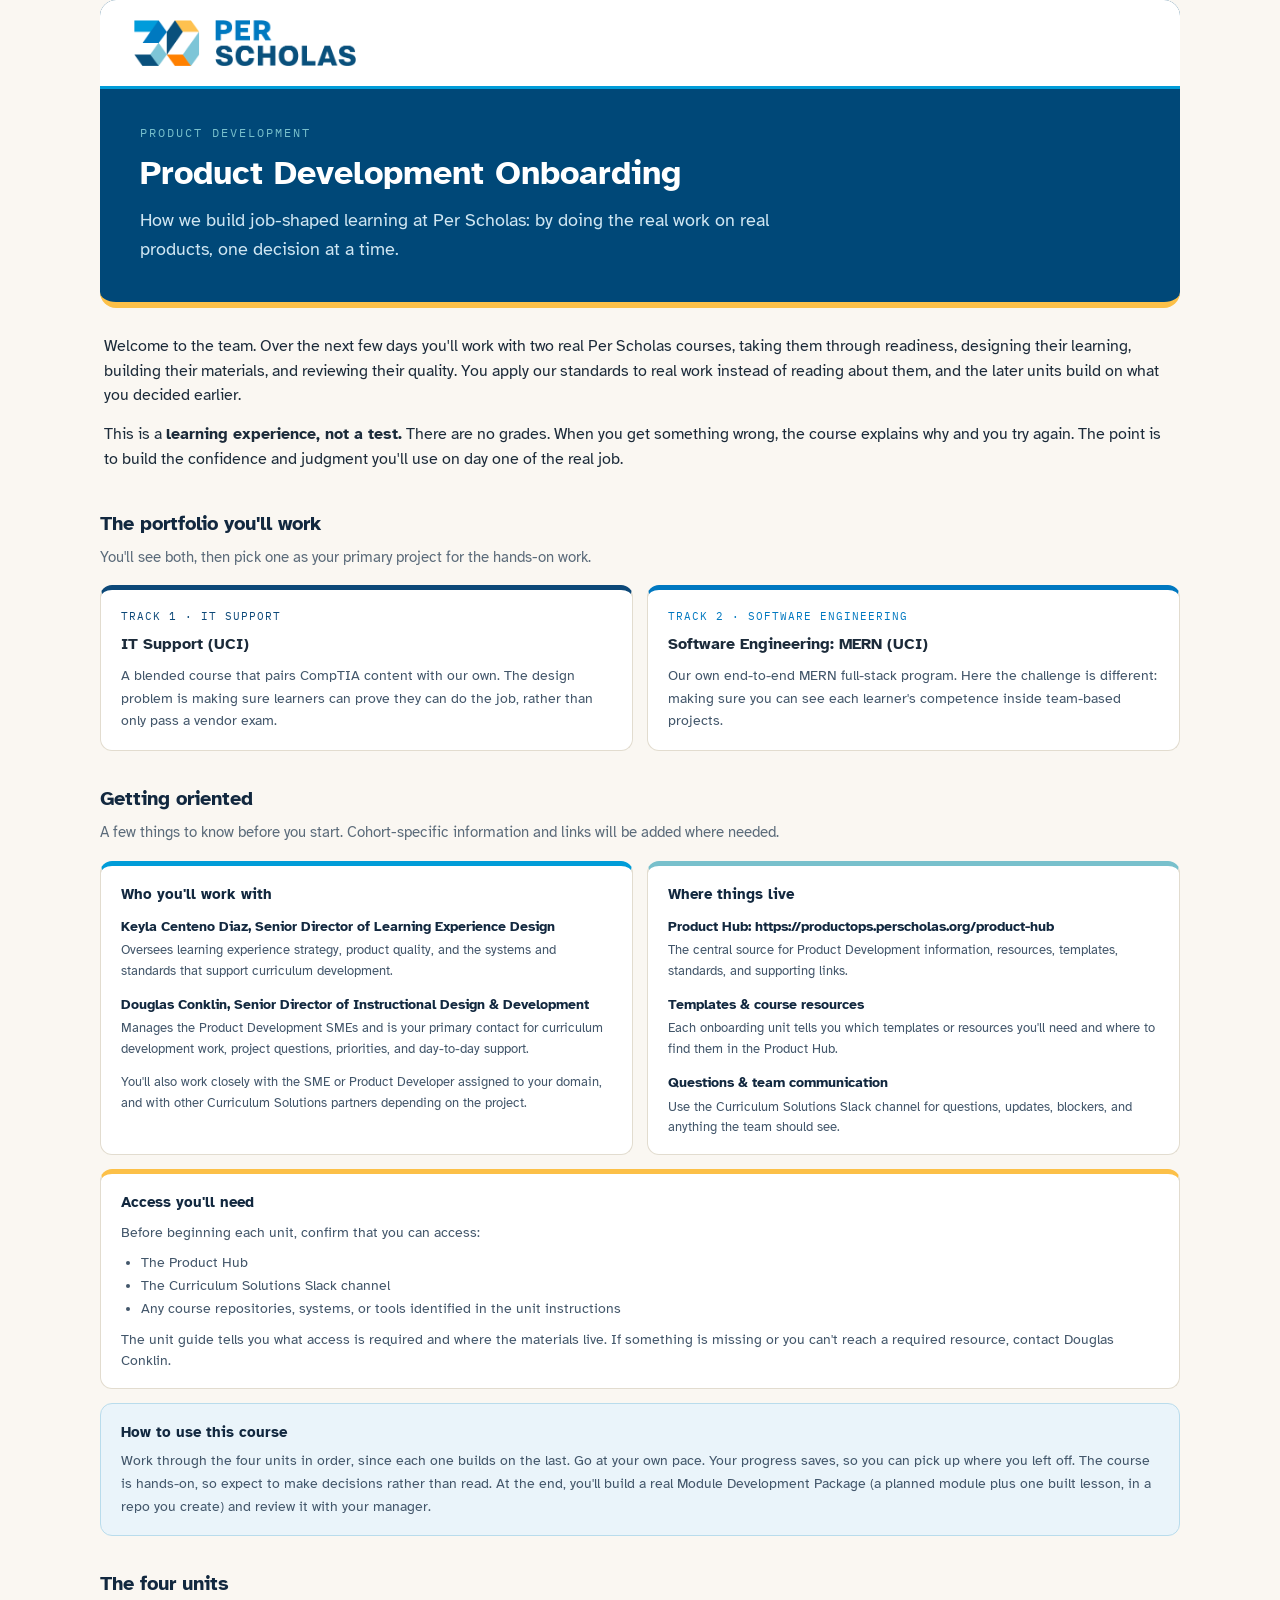
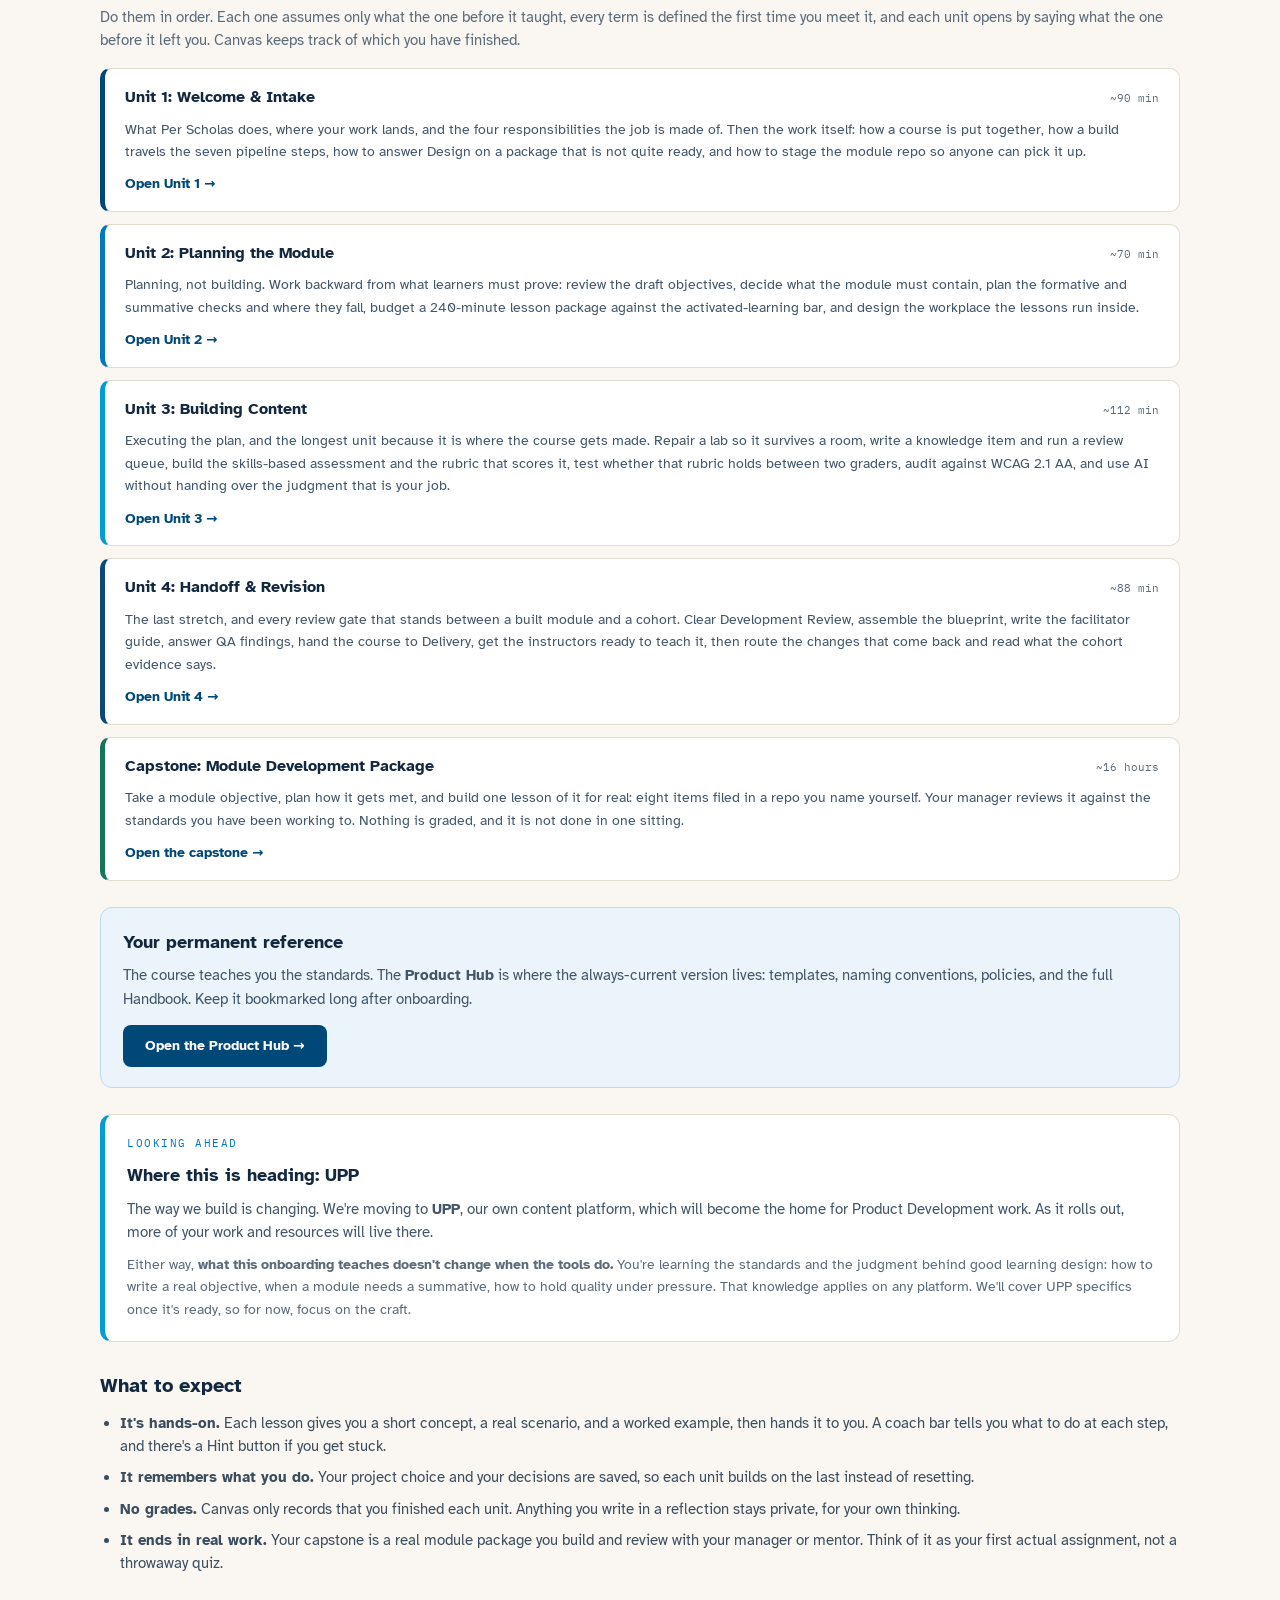
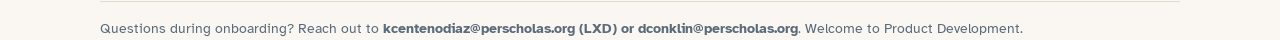
<file: index.html>
<!DOCTYPE html>
<html lang="en">
<head>
<meta charset="utf-8">
<meta name="viewport" content="width=device-width,initial-scale=1">
<meta name="robots" content="noindex,nofollow">
<title>Product Development Onboarding &middot; Per Scholas</title>
<link rel="preconnect" href="https://fonts.googleapis.com">
<link rel="preconnect" href="https://fonts.gstatic.com" crossorigin>
<link href="https://fonts.googleapis.com/css2?family=Bricolage+Grotesque:opsz,wght@12..96,600;12..96,700&family=Atkinson+Hyperlegible:wght@400;700&family=IBM+Plex+Mono:wght@400;500&display=swap" rel="stylesheet">
<style>
  body{margin:0;background:#faf7f2;-webkit-font-smoothing:antialiased}
  a:focus-visible{outline:3px solid #0078c0;outline-offset:2px}
</style>
</head>
<body>
<div style="max-width:1080px;margin:0 auto;font-family:'Atkinson Hyperlegible',system-ui,sans-serif;color:#1c2b3a;line-height:1.6;">

  <div style="background:#004878;border-radius:16px;padding:0;overflow:hidden;border-bottom:6px solid #fcc048;">
    <div style="background:#ffffff;padding:20px 34px;border-bottom:3px solid #009cd8;">
      <img src="[data-uri]" alt="Per Scholas" style="height:46px;display:block;">
    </div>
    <div style="padding:34px 40px 38px;">
      <div style="font-family:'IBM Plex Mono',ui-monospace,monospace;font-size:12px;letter-spacing:2px;color:#78c0cc;text-transform:uppercase;margin-bottom:12px;">Product Development</div>
      <h1 style="color:#ffffff;font-size:34px;line-height:1.12;margin:0 0 14px;">Product Development Onboarding</h1>
      <p style="color:#cfe6f2;font-size:18px;margin:0;max-width:680px;">How we build job-shaped learning at Per Scholas: by doing the real work on real products, one decision at a time.</p>
    </div>
  </div>

  <div style="padding:26px 4px 6px;">
    <p style="font-size:15.5px;margin:0 0 14px;">Welcome to the team. Over the next few days you'll work with two real Per Scholas courses, taking them through readiness, designing their learning, building their materials, and reviewing their quality. You apply our standards to real work instead of reading about them, and the later units build on what you decided earlier.</p>
    <p style="font-size:15.5px;margin:0;">This is a <strong>learning experience, not a test.</strong> There are no grades. When you get something wrong, the course explains why and you try again. The point is to build the confidence and judgment you'll use on day one of the real job.</p>
  </div>

  <h2 style="font-size:20px;margin:30px 0 6px;color:#12283f;">The portfolio you'll work</h2>
  <p style="font-size:14.5px;color:#5b6b7a;margin:0 0 16px;">You'll see both, then pick one as your primary project for the hands-on work.</p>

  <div style="display:flex;gap:14px;flex-wrap:wrap;">
    <div style="flex:1 1 340px;background:#ffffff;border:1px solid #e2dccf;border-radius:12px;border-top:5px solid #0c4878;padding:18px 20px;">
      <div style="font-family:'IBM Plex Mono',ui-monospace,monospace;font-size:11px;letter-spacing:1px;color:#0c4878;text-transform:uppercase;margin-bottom:6px;">Track 1 &middot; IT Support</div>
      <div style="font-weight:bold;font-size:16px;margin-bottom:8px;">IT Support (UCI)</div>
      <p style="font-size:14px;color:#42566a;margin:0;">A blended course that pairs CompTIA content with our own. The design problem is making sure learners can prove they can do the job, rather than only pass a vendor exam.</p>
    </div>
    <div style="flex:1 1 340px;background:#ffffff;border:1px solid #e2dccf;border-radius:12px;border-top:5px solid #0078c0;padding:18px 20px;">
      <div style="font-family:'IBM Plex Mono',ui-monospace,monospace;font-size:11px;letter-spacing:1px;color:#0078c0;text-transform:uppercase;margin-bottom:6px;">Track 2 &middot; Software Engineering</div>
      <div style="font-weight:bold;font-size:16px;margin-bottom:8px;">Software Engineering: MERN (UCI)</div>
      <p style="font-size:14px;color:#42566a;margin:0;">Our own end-to-end MERN full-stack program. Here the challenge is different: making sure you can see each learner's competence inside team-based projects.</p>
    </div>
  </div>

  <!-- ============ ORIENTATION / LOGISTICS ============ -->
  <h2 style="font-size:20px;margin:32px 0 6px;color:#12283f;">Getting oriented</h2>
  <p style="font-size:14.5px;color:#5b6b7a;margin:0 0 16px;">A few things to know before you start. Cohort-specific information and links will be added where needed.</p>

  <div style="display:flex;gap:14px;flex-wrap:wrap;margin-bottom:14px;">
    <div style="flex:1 1 300px;background:#ffffff;border:1px solid #e2dccf;border-radius:12px;border-top:5px solid #009cd8;padding:16px 20px;">
      <div style="font-weight:bold;font-size:15px;color:#12283f;margin-bottom:10px;">Who you'll work with</div>
      <p style="font-size:13.5px;color:#12283f;margin:0 0 3px;font-weight:bold;">Keyla Centeno Diaz, Senior Director of Learning Experience Design</p>
      <p style="font-size:13px;color:#42566a;margin:0 0 12px;">Oversees learning experience strategy, product quality, and the systems and standards that support curriculum development.</p>
      <p style="font-size:13.5px;color:#12283f;margin:0 0 3px;font-weight:bold;">Douglas Conklin, Senior Director of Instructional Design &amp; Development</p>
      <p style="font-size:13px;color:#42566a;margin:0 0 12px;">Manages the Product Development SMEs and is your primary contact for curriculum development work, project questions, priorities, and day-to-day support.</p>
      <p style="font-size:13px;color:#42566a;margin:0;">You'll also work closely with the SME or Product Developer assigned to your domain, and with other Curriculum Solutions partners depending on the project.</p>
    </div>
    <div style="flex:1 1 300px;background:#ffffff;border:1px solid #e2dccf;border-radius:12px;border-top:5px solid #78c0cc;padding:16px 20px;">
      <div style="font-weight:bold;font-size:15px;color:#12283f;margin-bottom:10px;">Where things live</div>
      <p style="font-size:13.5px;color:#12283f;margin:0 0 3px;font-weight:bold;">Product Hub: https://productops.perscholas.org/product-hub</p>
      <p style="font-size:13px;color:#42566a;margin:0 0 12px;">The central source for Product Development information, resources, templates, standards, and supporting links.</p>
      <p style="font-size:13.5px;color:#12283f;margin:0 0 3px;font-weight:bold;">Templates &amp; course resources</p>
      <p style="font-size:13px;color:#42566a;margin:0 0 12px;">Each onboarding unit tells you which templates or resources you'll need and where to find them in the Product Hub.</p>
      <p style="font-size:13.5px;color:#12283f;margin:0 0 3px;font-weight:bold;">Questions &amp; team communication</p>
      <p style="font-size:13px;color:#42566a;margin:0;">Use the Curriculum Solutions Slack channel for questions, updates, blockers, and anything the team should see.</p>
    </div>
  </div>

  <div style="background:#ffffff;border:1px solid #e2dccf;border-radius:12px;border-top:5px solid #fcc048;padding:16px 20px;margin-bottom:14px;">
    <div style="font-weight:bold;font-size:15px;color:#12283f;margin-bottom:8px;">Access you'll need</div>
    <p style="font-size:13.5px;color:#42566a;margin:0 0 8px;">Before beginning each unit, confirm that you can access:</p>
    <ul style="font-size:13.5px;color:#42566a;margin:0 0 8px;padding-left:20px;line-height:1.7;">
      <li>The Product Hub</li>
      <li>The Curriculum Solutions Slack channel</li>
      <li>Any course repositories, systems, or tools identified in the unit instructions</li>
    </ul>
    <p style="font-size:13.5px;color:#42566a;margin:0;">The unit guide tells you what access is required and where the materials live. If something is missing or you can't reach a required resource, contact Douglas Conklin.</p>
  </div>

  <div style="background:#eaf4fa;border:1px solid #b9dcec;border-radius:12px;padding:16px 20px;margin-bottom:8px;">
    <div style="font-weight:bold;font-size:15px;color:#12283f;margin-bottom:6px;">How to use this course</div>
    <p style="font-size:13.5px;color:#42566a;margin:0;line-height:1.7;">Work through the four units in order, since each one builds on the last. Go at your own pace. Your progress saves, so you can pick up where you left off. The course is hands-on, so expect to make decisions rather than read. At the end, you'll build a real Module Development Package (a planned module plus one built lesson, in a repo you create) and review it with your manager.</p>
  </div>

  <h2 style="font-size:20px;margin:32px 0 6px;color:#12283f;">The four units</h2>
  <p style="font-size:14.5px;color:#5b6b7a;margin:0 0 16px;">Do them in order. Each one assumes only what the one before it taught, every term is defined the first time you meet it, and each unit opens by saying what the one before it left you. Canvas keeps track of which you have finished.</p>

<!-- UNITS:START -->
  <a href="unit1.html" style="display:block;text-decoration:none;background:#ffffff;border:1px solid #e2dccf;border-left:5px solid #004878;border-radius:10px;padding:16px 20px;margin-bottom:12px;">
    <div style="display:flex;justify-content:space-between;flex-wrap:wrap;align-items:baseline;gap:8px;">
      <div style="font-weight:bold;font-size:16px;color:#12283f;">Unit 1: Welcome & Intake</div>
      <div style="font-family:'IBM Plex Mono',ui-monospace,monospace;font-size:11px;color:#59697a;">~90 min</div>
    </div>
    <p style="font-size:14px;color:#42566a;margin:8px 0 10px;">What Per Scholas does, where your work lands, and the four responsibilities the job is made of. Then the work itself: how a course is put together, how a build travels the seven pipeline steps, how to answer Design on a package that is not quite ready, and how to stage the module repo so anyone can pick it up.</p>
    <div style="font-size:13.5px;font-weight:bold;color:#004878;">Open Unit 1 &rarr;</div>
  </a>

  <a href="unit2.html" style="display:block;text-decoration:none;background:#ffffff;border:1px solid #e2dccf;border-left:5px solid #0078c0;border-radius:10px;padding:16px 20px;margin-bottom:12px;">
    <div style="display:flex;justify-content:space-between;flex-wrap:wrap;align-items:baseline;gap:8px;">
      <div style="font-weight:bold;font-size:16px;color:#12283f;">Unit 2: Planning the Module</div>
      <div style="font-family:'IBM Plex Mono',ui-monospace,monospace;font-size:11px;color:#59697a;">~70 min</div>
    </div>
    <p style="font-size:14px;color:#42566a;margin:8px 0 10px;">Planning, not building. Work backward from what learners must prove: review the draft objectives, decide what the module must contain, plan the formative and summative checks and where they fall, budget a 240-minute lesson package against the activated-learning bar, and design the workplace the lessons run inside.</p>
    <div style="font-size:13.5px;font-weight:bold;color:#004878;">Open Unit 2 &rarr;</div>
  </a>

  <a href="unit3.html" style="display:block;text-decoration:none;background:#ffffff;border:1px solid #e2dccf;border-left:5px solid #009cd8;border-radius:10px;padding:16px 20px;margin-bottom:12px;">
    <div style="display:flex;justify-content:space-between;flex-wrap:wrap;align-items:baseline;gap:8px;">
      <div style="font-weight:bold;font-size:16px;color:#12283f;">Unit 3: Building Content</div>
      <div style="font-family:'IBM Plex Mono',ui-monospace,monospace;font-size:11px;color:#59697a;">~112 min</div>
    </div>
    <p style="font-size:14px;color:#42566a;margin:8px 0 10px;">Executing the plan, and the longest unit because it is where the course gets made. Repair a lab so it survives a room, write a knowledge item and run a review queue, build the skills-based assessment and the rubric that scores it, test whether that rubric holds between two graders, audit against WCAG 2.1 AA, and use AI without handing over the judgment that is your job.</p>
    <div style="font-size:13.5px;font-weight:bold;color:#004878;">Open Unit 3 &rarr;</div>
  </a>

  <a href="unit4.html" style="display:block;text-decoration:none;background:#ffffff;border:1px solid #e2dccf;border-left:5px solid #0c4878;border-radius:10px;padding:16px 20px;margin-bottom:12px;">
    <div style="display:flex;justify-content:space-between;flex-wrap:wrap;align-items:baseline;gap:8px;">
      <div style="font-weight:bold;font-size:16px;color:#12283f;">Unit 4: Handoff & Revision</div>
      <div style="font-family:'IBM Plex Mono',ui-monospace,monospace;font-size:11px;color:#59697a;">~88 min</div>
    </div>
    <p style="font-size:14px;color:#42566a;margin:8px 0 10px;">The last stretch, and every review gate that stands between a built module and a cohort. Clear Development Review, assemble the blueprint, write the facilitator guide, answer QA findings, hand the course to Delivery, get the instructors ready to teach it, then route the changes that come back and read what the cohort evidence says.</p>
    <div style="font-size:13.5px;font-weight:bold;color:#004878;">Open Unit 4 &rarr;</div>
  </a>

  <a href="unit4.html" style="display:block;text-decoration:none;background:#ffffff;border:1px solid #e2dccf;border-left:5px solid #15755a;border-radius:10px;padding:16px 20px;margin-bottom:12px;">
    <div style="display:flex;justify-content:space-between;flex-wrap:wrap;align-items:baseline;gap:8px;">
      <div style="font-weight:bold;font-size:16px;color:#12283f;">Capstone: Module Development Package</div>
      <div style="font-family:'IBM Plex Mono',ui-monospace,monospace;font-size:11px;color:#59697a;">~16 hours</div>
    </div>
    <p style="font-size:14px;color:#42566a;margin:8px 0 10px;">Take a module objective, plan how it gets met, and build one lesson of it for real: eight items filed in a repo you name yourself. Your manager reviews it against the standards you have been working to. Nothing is graded, and it is not done in one sitting.</p>
    <div style="font-size:13.5px;font-weight:bold;color:#004878;">Open the capstone &rarr;</div>
  </a>
  <!-- UNITS:END -->

  <div style="background:#eaf4fa;border:1px solid #b9dcec;border-radius:12px;padding:20px 22px;margin:26px 0;">
    <h2 style="font-size:18px;margin:0 0 8px;color:#12283f;">Your permanent reference</h2>
    <p style="font-size:14.5px;color:#42566a;margin:0 0 14px;">The course teaches you the standards. The <strong>Product Hub</strong> is where the always-current version lives: templates, naming conventions, policies, and the full Handbook. Keep it bookmarked long after onboarding.</p>
    <a href="https://productops.perscholas.org/product-hub" style="display:inline-block;background:#004878;color:#ffffff;text-decoration:none;font-weight:bold;font-size:14px;padding:10px 22px;border-radius:8px;">Open the Product Hub &rarr;</a>
  </div>

  <div style="background:#ffffff;border:1px solid #e2dccf;border-left:5px solid #009cd8;border-radius:12px;padding:20px 22px;margin:26px 0;">
    <div style="font-family:'IBM Plex Mono',ui-monospace,monospace;font-size:11px;letter-spacing:1.5px;color:#0078c0;text-transform:uppercase;margin-bottom:8px;">Looking ahead</div>
    <h2 style="font-size:18px;margin:0 0 8px;color:#12283f;">Where this is heading: UPP</h2>
    <p style="font-size:14.5px;color:#42566a;margin:0 0 10px;">The way we build is changing. We're moving to <strong>UPP</strong>, our own content platform, which will become the home for Product Development work. As it rolls out, more of your work and resources will live there.</p>
    <p style="font-size:14px;color:#5b6b7a;margin:0;">Either way, <strong>what this onboarding teaches doesn't change when the tools do.</strong> You're learning the standards and the judgment behind good learning design: how to write a real objective, when a module needs a summative, how to hold quality under pressure. That knowledge applies on any platform. We'll cover UPP specifics once it's ready, so for now, focus on the craft.</p>
  </div>

  <h2 style="font-size:20px;margin:28px 0 10px;color:#12283f;">What to expect</h2>
  <ul style="font-size:14.5px;color:#3c4d5e;padding-left:20px;margin:0 0 8px;">
    <li style="margin-bottom:8px;"><strong>It's hands-on.</strong> Each lesson gives you a short concept, a real scenario, and a worked example, then hands it to you. A coach bar tells you what to do at each step, and there's a Hint button if you get stuck.</li>
    <li style="margin-bottom:8px;"><strong>It remembers what you do.</strong> Your project choice and your decisions are saved, so each unit builds on the last instead of resetting.</li>
    <li style="margin-bottom:8px;"><strong>No grades.</strong> Canvas only records that you finished each unit. Anything you write in a reflection stays private, for your own thinking.</li>
    <li style="margin-bottom:8px;"><strong>It ends in real work.</strong> Your capstone is a real module package you build and review with your manager or mentor. Think of it as your first actual assignment, not a throwaway quiz.</li>
  </ul>

  <div style="border-top:1px solid #e2dccf;margin-top:26px;padding-top:16px;">
    <p style="font-size:13.5px;color:#5b6b7a;margin:0;">Questions during onboarding? Reach out to <strong>kcentenodiaz@perscholas.org (LXD) or dconklin@perscholas.org</strong>. Welcome to Product Development.</p>
  </div>

</div>
</body>
</html>
</file>
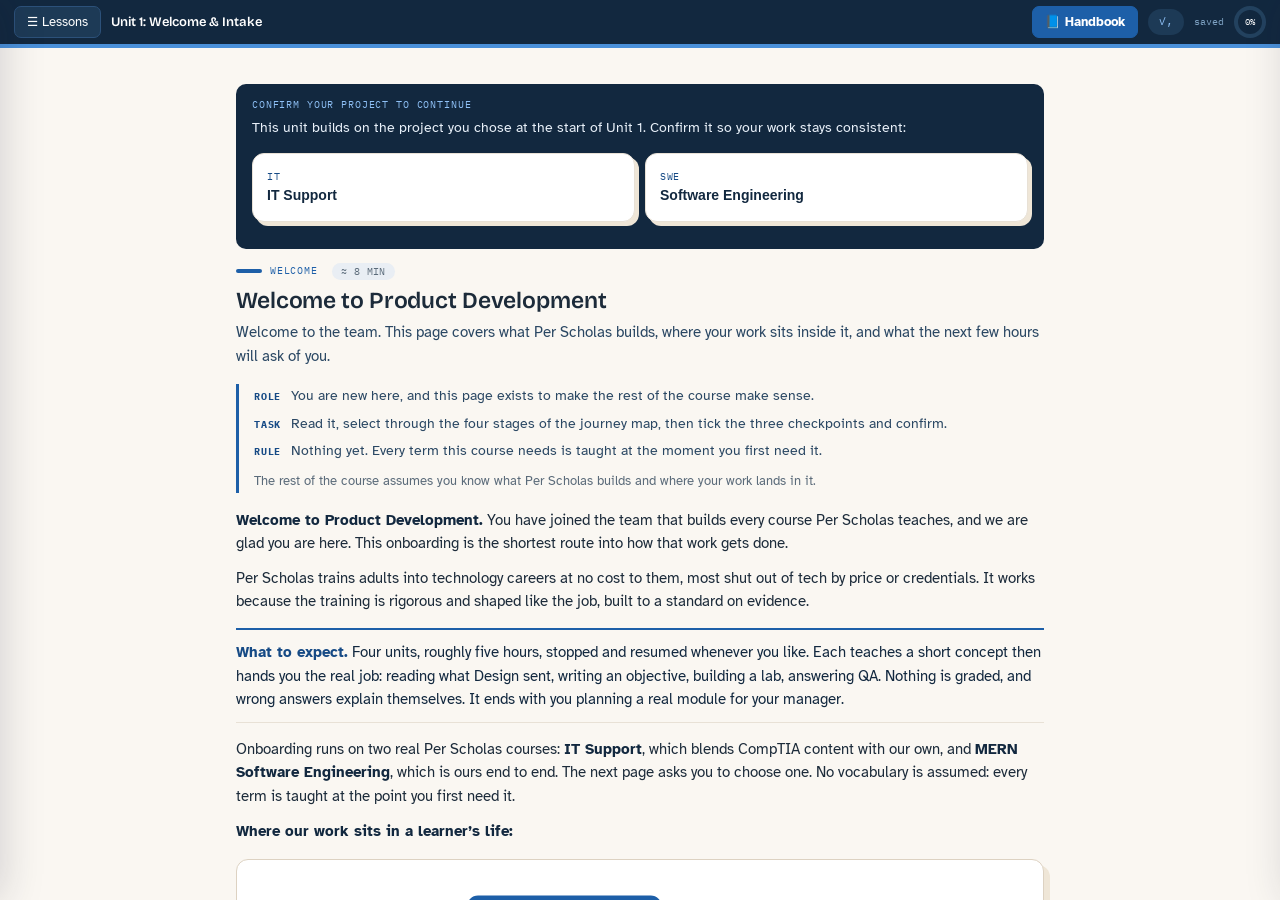
<file: unit1.html>
<!DOCTYPE html>
<html lang="en">
<head>
<meta charset="UTF-8">
<meta name="viewport" content="width=device-width, initial-scale=1.0">
<title>Unit 1: Welcome & Intake · Per Scholas</title>
<script src="storage.js"></script>
<script src="guide.js"></script>
<link rel="preconnect" href="https://fonts.googleapis.com">
<link rel="preconnect" href="https://fonts.gstatic.com" crossorigin>
<link href="https://fonts.googleapis.com/css2?family=Bricolage+Grotesque:opsz,wght@12..96,500;12..96,600;12..96,700&family=Atkinson+Hyperlegible:ital,wght@0,400;0,700;1,400&family=IBM+Plex+Mono:wght@400;500&display=swap" rel="stylesheet">
<link rel="stylesheet" href="course.css">
</head>
<body>
<div class="app">
  <div class="topbar">
    <div class="t-l">
      <button type="button" class="menu-btn" id="menuopen">☰ Lessons</button>
      <div class="title">Unit 1: Welcome & Intake</div>
    </div>
    <div class="t-r">
      <button type="button" class="guide-btn" id="guideopen">📘 Handbook</button>
      <span class="scorechip" id="scorechip" title="Your progress through this course">✓, </span>
      <span class="save-dot" id="savedot" title="Progress is saved in this browser on this device">saved</span>
      <div class="ring" id="ring"><i id="ringpct">0%</i></div>
    </div>
  </div>
  <main><div class="content" id="content"></div></main>
</div>

<div class="ld-scrim" id="ldscrim"></div>
<div class="ld" id="ld">
  <div class="ld-head">Lessons <button type="button" class="x-btn" id="ldclose">×</button></div>
  <div class="ld-body" id="ldbody"></div>
</div>

<div class="gd-scrim" id="gdscrim"></div>
<div class="gd" id="gd">
  <div class="gd-head">
    <div class="gt">The Handbook<small>Learning companion · source of truth: <a href="https://productops.perscholas.org/product-hub" target="_blank" rel="noopener" style="color:#8fc1f7;font-weight:700;text-decoration:none">Product Hub ↗</a></small></div>
    <button type="button" class="gd-close" id="gdclose">×</button>
  </div>
  <div class="gd-body">
    <nav class="gd-nav" id="gdnav"></nav>
    <div class="gd-content" id="gdcontent"></div>
  </div>
</div>

<script>const DAY="1";</script>
<script src="course.js"></script>
<script src="engine.js"></script>
</body>
</html>
</file>
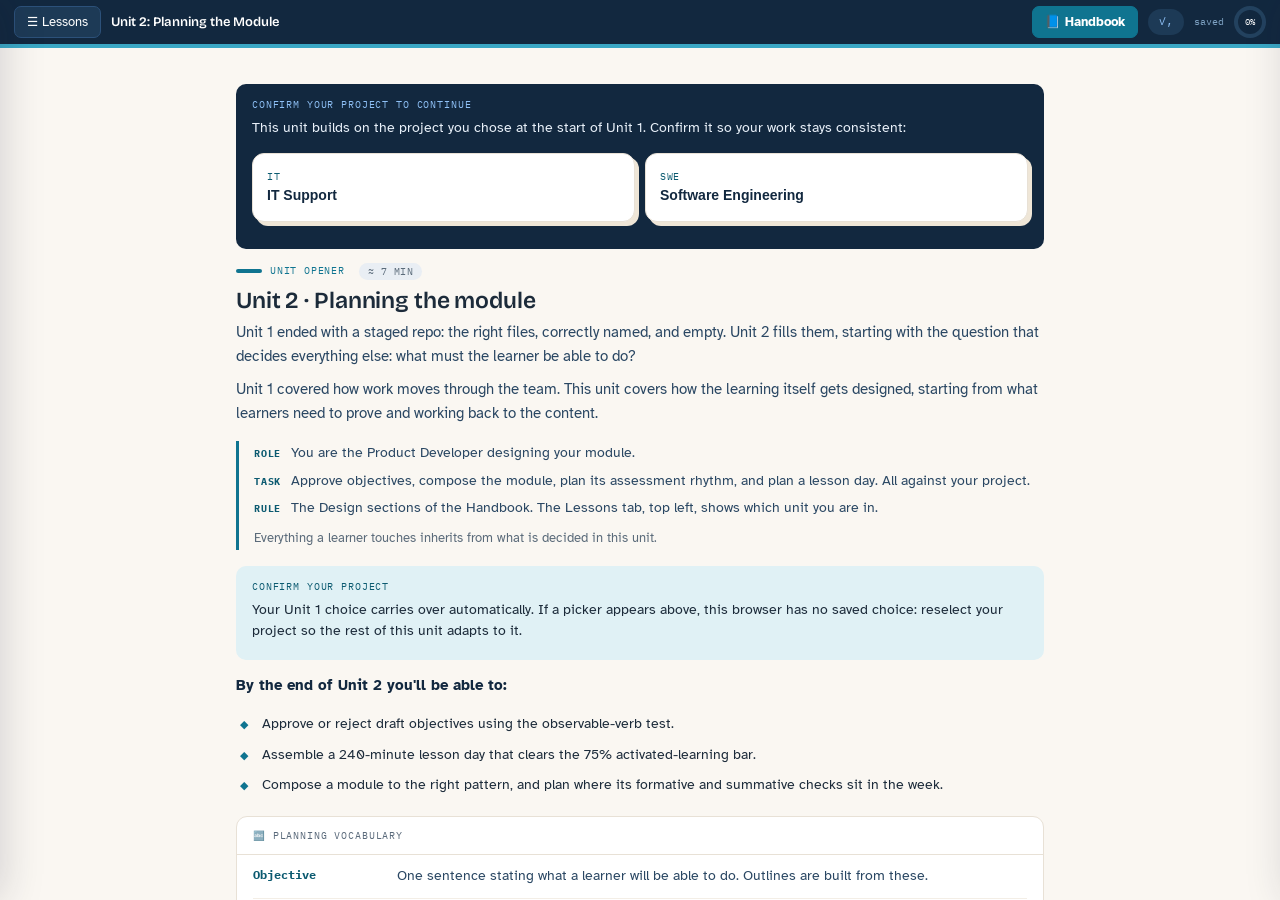
<file: unit2.html>
<!DOCTYPE html>
<html lang="en">
<head>
<meta charset="UTF-8">
<meta name="viewport" content="width=device-width, initial-scale=1.0">
<title>Unit 2: Planning the Module · Per Scholas</title>
<script src="storage.js"></script>
<script src="guide.js"></script>
<link rel="preconnect" href="https://fonts.googleapis.com">
<link rel="preconnect" href="https://fonts.gstatic.com" crossorigin>
<link href="https://fonts.googleapis.com/css2?family=Bricolage+Grotesque:opsz,wght@12..96,500;12..96,600;12..96,700&family=Atkinson+Hyperlegible:ital,wght@0,400;0,700;1,400&family=IBM+Plex+Mono:wght@400;500&display=swap" rel="stylesheet">
<link rel="stylesheet" href="course.css">
</head>
<body>
<div class="app">
  <div class="topbar">
    <div class="t-l">
      <button type="button" class="menu-btn" id="menuopen">☰ Lessons</button>
      <div class="title">Unit 2: Planning the Module</div>
    </div>
    <div class="t-r">
      <button type="button" class="guide-btn" id="guideopen">📘 Handbook</button>
      <span class="scorechip" id="scorechip" title="Your progress through this course">✓, </span>
      <span class="save-dot" id="savedot" title="Progress is saved in this browser on this device">saved</span>
      <div class="ring" id="ring"><i id="ringpct">0%</i></div>
    </div>
  </div>
  <main><div class="content" id="content"></div></main>
</div>

<div class="ld-scrim" id="ldscrim"></div>
<div class="ld" id="ld">
  <div class="ld-head">Lessons <button type="button" class="x-btn" id="ldclose">×</button></div>
  <div class="ld-body" id="ldbody"></div>
</div>

<div class="gd-scrim" id="gdscrim"></div>
<div class="gd" id="gd">
  <div class="gd-head">
    <div class="gt">The Handbook<small>Learning companion · source of truth: <a href="https://productops.perscholas.org/product-hub" target="_blank" rel="noopener" style="color:#8fc1f7;font-weight:700;text-decoration:none">Product Hub ↗</a></small></div>
    <button type="button" class="gd-close" id="gdclose">×</button>
  </div>
  <div class="gd-body">
    <nav class="gd-nav" id="gdnav"></nav>
    <div class="gd-content" id="gdcontent"></div>
  </div>
</div>

<script>const DAY="2";</script>
<script src="course.js"></script>
<script src="engine.js"></script>
</body>
</html>
</file>
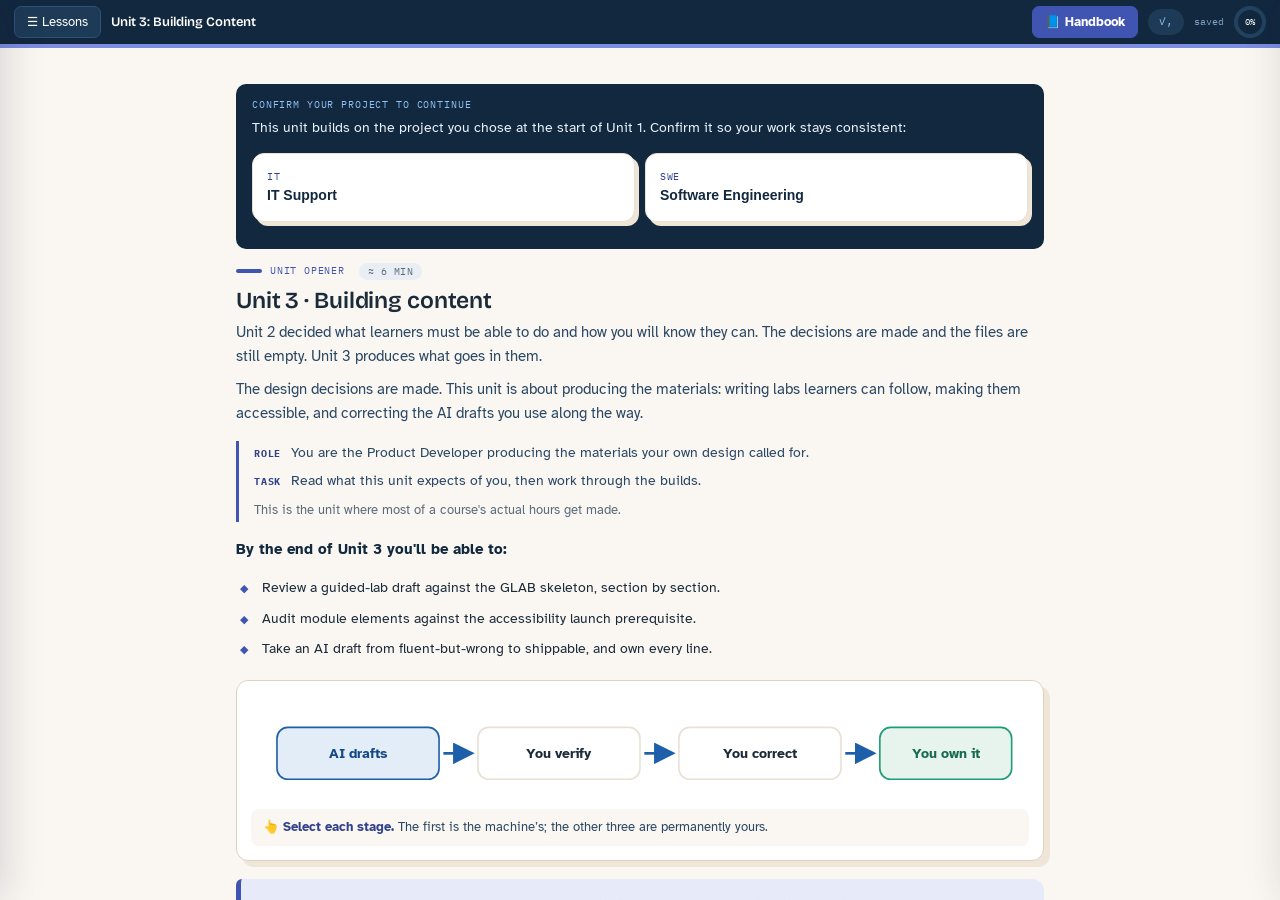
<file: unit3.html>
<!DOCTYPE html>
<html lang="en">
<head>
<meta charset="UTF-8">
<meta name="viewport" content="width=device-width, initial-scale=1.0">
<title>Unit 3: Building Content · Per Scholas</title>
<script src="storage.js"></script>
<script src="guide.js"></script>
<link rel="preconnect" href="https://fonts.googleapis.com">
<link rel="preconnect" href="https://fonts.gstatic.com" crossorigin>
<link href="https://fonts.googleapis.com/css2?family=Bricolage+Grotesque:opsz,wght@12..96,500;12..96,600;12..96,700&family=Atkinson+Hyperlegible:ital,wght@0,400;0,700;1,400&family=IBM+Plex+Mono:wght@400;500&display=swap" rel="stylesheet">
<link rel="stylesheet" href="course.css">
</head>
<body>
<div class="app">
  <div class="topbar">
    <div class="t-l">
      <button type="button" class="menu-btn" id="menuopen">☰ Lessons</button>
      <div class="title">Unit 3: Building Content</div>
    </div>
    <div class="t-r">
      <button type="button" class="guide-btn" id="guideopen">📘 Handbook</button>
      <span class="scorechip" id="scorechip" title="Your progress through this course">✓, </span>
      <span class="save-dot" id="savedot" title="Progress is saved in this browser on this device">saved</span>
      <div class="ring" id="ring"><i id="ringpct">0%</i></div>
    </div>
  </div>
  <main><div class="content" id="content"></div></main>
</div>

<div class="ld-scrim" id="ldscrim"></div>
<div class="ld" id="ld">
  <div class="ld-head">Lessons <button type="button" class="x-btn" id="ldclose">×</button></div>
  <div class="ld-body" id="ldbody"></div>
</div>

<div class="gd-scrim" id="gdscrim"></div>
<div class="gd" id="gd">
  <div class="gd-head">
    <div class="gt">The Handbook<small>Learning companion · source of truth: <a href="https://productops.perscholas.org/product-hub" target="_blank" rel="noopener" style="color:#8fc1f7;font-weight:700;text-decoration:none">Product Hub ↗</a></small></div>
    <button type="button" class="gd-close" id="gdclose">×</button>
  </div>
  <div class="gd-body">
    <nav class="gd-nav" id="gdnav"></nav>
    <div class="gd-content" id="gdcontent"></div>
  </div>
</div>

<script>const DAY="3";</script>
<script src="course.js"></script>
<script src="engine.js"></script>
</body>
</html>
</file>
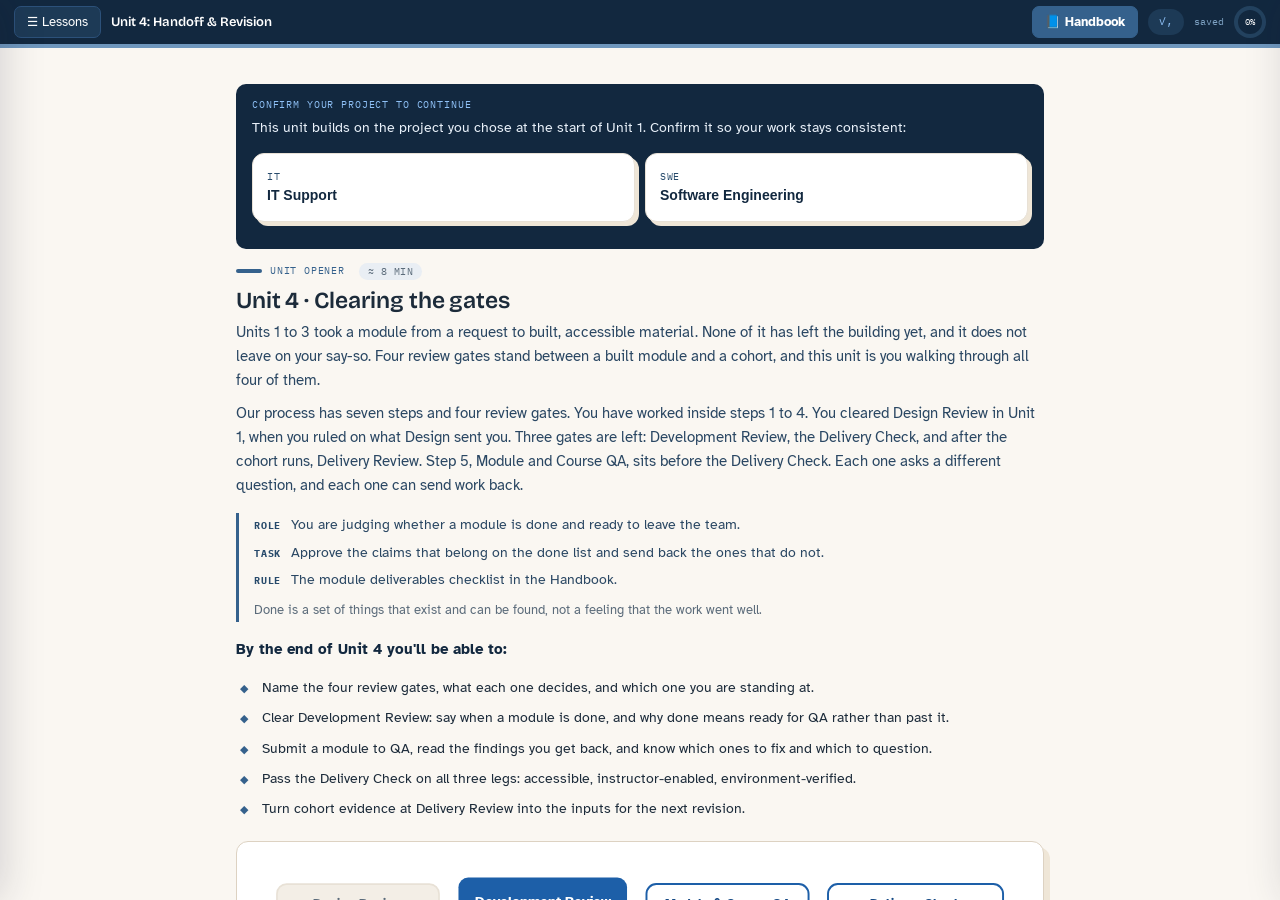
<file: unit4.html>
<!DOCTYPE html>
<html lang="en">
<head>
<meta charset="UTF-8">
<meta name="viewport" content="width=device-width, initial-scale=1.0">
<title>Unit 4: Handoff & Revision · Per Scholas</title>
<script src="storage.js"></script>
<script src="guide.js"></script>
<link rel="preconnect" href="https://fonts.googleapis.com">
<link rel="preconnect" href="https://fonts.gstatic.com" crossorigin>
<link href="https://fonts.googleapis.com/css2?family=Bricolage+Grotesque:opsz,wght@12..96,500;12..96,600;12..96,700&family=Atkinson+Hyperlegible:ital,wght@0,400;0,700;1,400&family=IBM+Plex+Mono:wght@400;500&display=swap" rel="stylesheet">
<link rel="stylesheet" href="course.css">
</head>
<body>
<div class="app">
  <div class="topbar">
    <div class="t-l">
      <button type="button" class="menu-btn" id="menuopen">☰ Lessons</button>
      <div class="title">Unit 4: Handoff & Revision</div>
    </div>
    <div class="t-r">
      <button type="button" class="guide-btn" id="guideopen">📘 Handbook</button>
      <span class="scorechip" id="scorechip" title="Your progress through this course">✓, </span>
      <span class="save-dot" id="savedot" title="Progress is saved in this browser on this device">saved</span>
      <div class="ring" id="ring"><i id="ringpct">0%</i></div>
    </div>
  </div>
  <main><div class="content" id="content"></div></main>
</div>

<div class="ld-scrim" id="ldscrim"></div>
<div class="ld" id="ld">
  <div class="ld-head">Lessons <button type="button" class="x-btn" id="ldclose">×</button></div>
  <div class="ld-body" id="ldbody"></div>
</div>

<div class="gd-scrim" id="gdscrim"></div>
<div class="gd" id="gd">
  <div class="gd-head">
    <div class="gt">The Handbook<small>Learning companion · source of truth: <a href="https://productops.perscholas.org/product-hub" target="_blank" rel="noopener" style="color:#8fc1f7;font-weight:700;text-decoration:none">Product Hub ↗</a></small></div>
    <button type="button" class="gd-close" id="gdclose">×</button>
  </div>
  <div class="gd-body">
    <nav class="gd-nav" id="gdnav"></nav>
    <div class="gd-content" id="gdcontent"></div>
  </div>
</div>

<script>const DAY="4";</script>
<script src="course.js"></script>
<script src="engine.js"></script>
</body>
</html>
</file>
<file: course.css>
:root{
    --ink:#12283f; --ink2:#2a4763;
    --indigo:#1d5fa8; --indigo-d:#164a85; --indigo-bg:#e3edf8;
    --paper:#faf7f2; --card:#fff; --line:#e8e1d6; --line2:#f3eee6;
    --text:#1c2b3a; --muted:#5b6b7a; --faint:#59697a;
    --ok:#15755a; --ok-bg:#e7f4ee; --bad:#cf4747; --bad-bg:#fbe9e9;
    --gold:#5b6d82; --gold-bg:#e9eef4;
    --disp:'Bricolage Grotesque',system-ui,sans-serif; --sans:'Atkinson Hyperlegible',system-ui,sans-serif; --mono:'IBM Plex Mono',monospace;
  }
  *{box-sizing:border-box;margin:0;padding:0}
  html,body{height:100%}
  body{background:var(--paper);color:var(--text);font-family:var(--sans);font-size:14.5px;line-height:1.6;-webkit-font-smoothing:antialiased;overflow:hidden}
  .app{display:flex;flex-direction:column;height:100%}

  /* compact header — every pixel of height matters inside the Canvas iframe */
  .topbar{background:var(--ink);color:#fff;padding:0 14px;height:48px;display:flex;align-items:center;justify-content:space-between;gap:10px;flex:none}
  .t-l{display:flex;align-items:center;gap:10px;min-width:0}
  .menu-btn,.guide-btn{font-family:var(--sans);font-size:12.5px;font-weight:500;color:#fff;background:#1d3a56;border:1px solid #2c517a;border-radius:7px;padding:7px 12px;cursor:pointer;white-space:nowrap}
  .menu-btn:hover,.guide-btn:hover{background:#27496e}
  .title{font-family:var(--disp);font-weight:600;font-size:13px;white-space:nowrap;overflow:hidden;text-overflow:ellipsis}
  .t-r{display:flex;align-items:center;gap:10px;flex:none}
  .save-dot{font-family:var(--mono);font-size:9.5px;color:#7fa3c4}
  .ring{--p:0;width:32px;height:32px;border-radius:50%;background:conic-gradient(var(--indigo) calc(var(--p)*1%), #23425f 0);display:flex;align-items:center;justify-content:center;flex:none}
  .ring i{width:24px;height:24px;border-radius:50%;background:var(--ink);display:flex;align-items:center;justify-content:center;font-family:var(--mono);font-size:8.5px;font-style:normal}

  /* scrolling content area */
  main{flex:1;overflow-y:auto;overscroll-behavior:contain}
  .content{max-width:860px;margin:0 auto;padding:22px 26px 70px}
  .crumb{font-family:var(--mono);font-size:10px;letter-spacing:.08em;text-transform:uppercase;color:var(--indigo);margin-bottom:7px}
  h1{font-family:var(--disp);font-weight:600;font-size:23px;line-height:1.18;letter-spacing:-.015em;margin-bottom:6px}
  .lead{font-size:15px;color:var(--ink2);margin-bottom:16px}
  .content p{margin-bottom:12px}
  .content p.tight{margin-bottom:5px}
  strong{font-weight:600;color:var(--ink)}
  .mono{font-family:var(--mono);font-size:12px;background:#eeeef6;color:var(--text);padding:1px 6px;border-radius:4px}
  .glink{color:var(--indigo);font-weight:500;cursor:pointer;border-bottom:1.5px dashed #b9baf0}

  /* coach bar — beginners always know what to do */
  .coach{display:flex;gap:11px;background:var(--indigo-bg);border:1px solid #d8d9f5;border-radius:11px;padding:12px 15px;margin:16px 0 14px;align-items:flex-start}
  .coach .cface{font-size:19px;flex:none;line-height:1.2}
  .coach .ct{font-size:13.5px;color:var(--ink2)}
  .coach .ct b{color:var(--indigo-d);font-weight:600}
  .hint-btn{font-size:12px;color:var(--indigo);background:none;border:1.5px solid #c9caf1;border-radius:7px;padding:5px 11px;cursor:pointer;margin-left:auto;flex:none}
  .hint{display:none;background:#eaf2fb;border-radius:9px;padding:10px 14px;font-size:13px;color:#35577d;margin:-4px 0 14px}
  .hint.show{display:block}

  .box{border-radius:10px;padding:13px 16px;margin:14px 0;font-size:13.5px}
  .box .bh{font-family:var(--mono);font-size:9.5px;letter-spacing:.09em;text-transform:uppercase;margin-bottom:5px;display:block}
  .box.rule{background:#12283f;color:#e8f0f9} .box.rule .bh{color:#8fc1f7}
  .box.info{background:var(--indigo-bg)} .box.info .bh{color:var(--indigo-d)}

  .fb{border-radius:9px;padding:11px 14px;margin-top:12px;font-size:13.5px;display:none}
  .fb.show{display:block}
  .fb.good{background:var(--ok-bg);color:#186b52}
  .fb.bad{background:var(--bad-bg);color:#9a2f2f}
  .act-btn{font-family:var(--sans);font-size:13.5px;font-weight:500;background:var(--indigo);color:#fff;border:none;border-radius:9px;padding:10px 19px;cursor:pointer;margin-top:12px}
  .act-btn:hover{background:var(--indigo-d)}
  .act-btn:disabled{background:#a9c6e8;cursor:default}
  .act-btn.ghost{background:none;color:var(--indigo);border:1.5px solid var(--line)}

  /* ============ STORY (pipeline walk) ============ */
  .pipe{display:flex;align-items:center;gap:0;margin:6px 0 16px;flex-wrap:wrap}
  .pnode{width:26px;height:26px;border-radius:50%;background:#fff;border:2px solid var(--line);display:flex;align-items:center;justify-content:center;font-family:var(--mono);font-size:10.5px;color:var(--faint);flex:none}
  .pnode.done{background:var(--ok);border-color:var(--ok);color:#fff}
  .pnode.here{border-color:var(--indigo);color:var(--indigo);box-shadow:0 0 0 3px var(--indigo-bg)}
  .pseg{height:2px;width:22px;background:var(--line);flex:none}
  .pseg.done{background:var(--ok)}
  .scene{background:var(--card);border:1px solid var(--line);border-radius:12px;padding:17px 19px}
  .scene .sc-tag{font-family:var(--mono);font-size:9.5px;letter-spacing:.08em;text-transform:uppercase;color:var(--faint);margin-bottom:7px}
  .scene .sc-text{font-size:14.5px;margin-bottom:13px}
  .choice{display:block;width:100%;text-align:left;border:1.5px solid var(--line);background:#fff;border-radius:9px;padding:11px 14px;margin-bottom:8px;cursor:pointer;font-family:var(--sans);font-size:13.5px;color:var(--text)}
  .choice:hover{border-color:#a9c6e8}
  .choice.no{border-color:var(--bad);background:var(--bad-bg);cursor:default}
  .choice.yes{border-color:var(--ok);background:var(--ok-bg)}
  .sc-fb{font-size:13px;border-radius:8px;padding:10px 13px;margin-top:4px;display:none}
  .sc-fb.show{display:block}
  .sc-fb.good{background:var(--ok-bg);color:#186b52}
  .sc-fb.bad{background:var(--bad-bg);color:#9a2f2f}

  /* ============ TRIAGE (inbox) ============ */
  .inbox{display:grid;grid-template-columns:1fr;gap:10px}
  .mail{background:var(--card);border:1px solid var(--line);border-radius:11px;padding:14px 16px}
  .mail .mh{display:flex;justify-content:space-between;gap:10px;margin-bottom:4px}
  .mail .from{font-weight:600;font-size:13px}
  .mail .mtag{font-family:var(--mono);font-size:9.5px;color:var(--faint);text-transform:uppercase;letter-spacing:.06em}
  .mail .subj{font-size:13.5px;color:var(--ink2);margin-bottom:6px}
  .mail .body{font-size:13px;color:var(--muted);margin-bottom:11px}
  .stamps{display:flex;gap:7px;flex-wrap:wrap}
  .stamps button{font-size:12px;border:1.5px solid var(--line);background:#fff;border-radius:7px;padding:7px 13px;cursor:pointer;font-family:var(--sans)}
  .stamps button:hover{border-color:var(--indigo);color:var(--indigo)}
  .mail.correct{border-color:var(--ok);background:var(--ok-bg)}
  .mail.wrong{border-color:var(--bad);background:var(--bad-bg)}
  .mail .verdict{font-size:12.5px;margin-top:9px;display:none}
  .mail.graded .verdict{display:block}
  .mail.correct .verdict{color:#186b52}
  .mail.wrong .verdict{color:#9a2f2f}
  .mail.pending{opacity:.35;pointer-events:none}

  /* ============ REPO BUILDER ============ */
  .repo-wrap{display:grid;grid-template-columns:1fr 1fr;gap:14px;margin-top:4px}
  .goals{background:var(--card);border:1px solid var(--line);border-radius:11px;padding:14px 16px}
  .goals h4,.tree h4{font-family:var(--mono);font-size:10px;letter-spacing:.09em;text-transform:uppercase;color:var(--faint);margin-bottom:10px}
  .goal{display:flex;gap:9px;align-items:flex-start;padding:6px 0;font-size:13px}
  .goal .gk{width:15px;height:15px;border:1.5px solid var(--line);border-radius:4px;flex:none;margin-top:2px;display:flex;align-items:center;justify-content:center;font-size:9px;color:#fff}
  .goal.done .gk{background:var(--ok);border-color:var(--ok)}
  .goal.done span{color:var(--muted);text-decoration:line-through}
  .tree{background:var(--ink);border-radius:11px;padding:14px 16px;color:#e9eaf8}
  .tree h4{color:#9fc0da}
  .tnode{font-family:var(--mono);font-size:12px;line-height:1.9;white-space:nowrap;overflow:hidden;text-overflow:ellipsis}
  .tnode .tf{color:#7fa3c4}
  .tnode .new{color:#7fe0c0}
  .mkfile{display:flex;gap:8px;margin-top:12px}
  .mkfile input{flex:1;border:1.5px solid var(--line);border-radius:9px;padding:10px 13px;font-family:var(--mono);font-size:13px}
  .mkfile input:focus{outline:none;border-color:var(--indigo)}
  .mkfile button{font-size:13px;font-weight:500;background:var(--indigo);color:#fff;border:none;border-radius:9px;padding:0 16px;cursor:pointer}
  .mk-msg{font-size:12.5px;margin-top:7px;min-height:18px}
  .mk-msg.err{color:var(--bad)} .mk-msg.okc{color:var(--ok)}

  /* ============ DAY DESIGNER ============ */
  .day-wrap{display:grid;grid-template-columns:220px 1fr;gap:14px}
  .palette{background:var(--card);border:1px solid var(--line);border-radius:11px;padding:12px}
  .palette h4,.sched h4{font-family:var(--mono);font-size:10px;letter-spacing:.09em;text-transform:uppercase;color:var(--faint);margin-bottom:9px}
  .pal-item{border:1.5px solid var(--line);border-radius:8px;padding:8px 10px;margin-bottom:7px;font-size:12.5px;cursor:pointer;background:#fff}
  .pal-item:hover{border-color:var(--indigo)}
  .pal-item small{display:block;font-family:var(--mono);font-size:10px;color:var(--faint)}
  .pal-item.pas small{color:var(--gold)}
  .sched{background:var(--card);border:1px solid var(--line);border-radius:11px;padding:12px;min-height:180px}
  .slot{display:flex;justify-content:space-between;align-items:center;border:1.5px solid var(--line2);background:var(--paper);border-radius:8px;padding:8px 11px;margin-bottom:6px;font-size:12.5px}
  .slot small{font-family:var(--mono);font-size:10px;color:var(--faint)}
  .slot .rm{border:none;background:none;color:var(--bad);cursor:pointer;font-size:15px;line-height:1}
  .slot.pas{background:#e9eef4;border-color:#d6dde6}
  .day-meters{margin-top:12px}
  .meter-bar{height:20px;background:var(--line2);border-radius:6px;overflow:hidden;position:relative}
  .meter-fill{height:100%;background:var(--indigo);width:0;transition:width .2s;display:flex;align-items:center;justify-content:flex-end;color:#fff;font-family:var(--mono);font-size:10.5px;padding-right:7px}
  .meter-t{position:absolute;top:-3px;bottom:-3px;width:2.5px;background:var(--ink);left:75%}
  .meter-lbl{font-size:11.5px;color:var(--muted);margin-top:4px;display:flex;justify-content:space-between}
  .reqs{display:flex;gap:7px;flex-wrap:wrap;margin-top:9px}
  .req{font-family:var(--mono);font-size:10.5px;border:1.5px solid var(--line);border-radius:14px;padding:3px 10px;color:var(--faint)}
  .req.met{border-color:var(--ok);color:var(--ok)}

  /* ============ FIX-IT EDITOR ============ */
  .doc{background:var(--card);border:1px solid var(--line);border-radius:12px;padding:17px 19px;font-size:14.5px;line-height:1.95}
  .sent{cursor:pointer;border-radius:4px;padding:1px 2px}
  .sent:hover{background:#eeeef6}
  .sent.fixed{background:var(--ok-bg);box-shadow:inset 0 -2px 0 var(--ok);cursor:default}
  .sent.active{background:var(--gold-bg);box-shadow:inset 0 -2px 0 var(--gold)}
  .fixpanel{background:var(--card);border:1.5px solid var(--indigo);border-radius:11px;padding:14px 16px;margin-top:12px;display:none}
  .fixpanel.show{display:block}
  .fixpanel .fq{font-size:13px;color:var(--ink2);margin-bottom:10px}
  .fixopt{display:block;width:100%;text-align:left;border:1.5px solid var(--line);background:#fff;border-radius:8px;padding:10px 13px;margin-bottom:7px;cursor:pointer;font-family:var(--sans);font-size:13px}
  .fixopt:hover{border-color:#a9c6e8}
  .fix-msg{font-size:12.5px;margin-top:4px;min-height:16px}
  .fix-msg.err{color:var(--bad)} .fix-msg.okc{color:var(--ok)}
  .fix-count{font-family:var(--mono);font-size:11px;color:var(--faint);margin-top:8px}

  /* ============ QA DESK ============ */
  .dossier{background:var(--card);border:1px solid var(--line);border-radius:12px;overflow:hidden;margin-bottom:14px}
  .dossier .dh{background:var(--paper);border-bottom:1px solid var(--line);padding:10px 15px;display:flex;justify-content:space-between;font-family:var(--mono);font-size:11px;color:var(--muted)}
  .dossier .db{padding:14px 16px;font-size:13.5px;color:var(--ink2);font-style:italic}
  .rb-dim{border:1.5px solid var(--line);border-radius:10px;padding:12px 14px;margin-bottom:10px;background:#fff}
  .rb-dim .rt{font-weight:600;font-size:13.5px;margin-bottom:8px}
  .rb-scale{display:flex;gap:6px}
  .rb-scale button{flex:1;font-family:var(--mono);font-size:12.5px;border:1.5px solid var(--line);background:#fff;border-radius:8px;padding:8px 0;cursor:pointer}
  .rb-scale button.pick{background:var(--indigo);color:#fff;border-color:var(--indigo)}
  .rb-dim.correct{border-color:var(--ok)} .rb-dim.wrong{border-color:var(--bad)}
  .rb-why{font-size:12px;color:var(--muted);margin-top:8px;display:none}
  .rb-dim.graded .rb-why{display:block}

  /* misc */
  textarea{width:100%;border:1.5px solid var(--line);border-radius:9px;padding:11px 13px;font-family:var(--sans);font-size:13.5px;resize:vertical;min-height:74px;line-height:1.5}
  textarea:focus{outline:none;border-color:var(--indigo)}
  .checklist label{display:flex;gap:10px;align-items:flex-start;padding:6px 0;font-size:14px;cursor:pointer}
  .checklist input{width:16px;height:16px;margin-top:3px;accent-color:var(--indigo);flex:none}
  .prompt{background:var(--ink);border-radius:11px;margin:14px 0;overflow:hidden}
  .prompt-h{display:flex;justify-content:space-between;align-items:center;padding:9px 13px;border-bottom:1px solid #23425f}
  .prompt-h .pl{font-family:var(--mono);font-size:10px;letter-spacing:.05em;text-transform:uppercase;color:#9fc0da}
  .copy{font-size:11.5px;color:#dbe8f3;background:#1d3a56;border:none;border-radius:6px;padding:5px 11px;cursor:pointer}
  .copy.ok{background:var(--ok)}
  .prompt pre{padding:13px;color:#e9eaf8;font-family:var(--mono);font-size:11.5px;line-height:1.6;white-space:pre-wrap}
  .prompt pre .v{color:#8fc1f7}
  .nav-btns{display:flex;justify-content:space-between;gap:12px;margin-top:26px;padding-top:16px;border-top:1px solid var(--line)}
  .btn{font-size:13.5px;padding:11px 20px;border-radius:9px;cursor:pointer;border:1.5px solid var(--line);background:var(--card);color:var(--ink2)}
  .btn.primary{background:var(--indigo);color:#fff;border-color:var(--indigo);font-weight:500}
  .btn.primary:hover{background:var(--indigo-d)}
  .btn:disabled{opacity:.45;cursor:default}
  .locknote{font-size:12px;color:var(--gold);margin-top:8px;text-align:right}

  /* diagrams, animations, meta design-notes */
  .diag{margin:16px 0;background:var(--card);border:1px solid var(--line);border-radius:12px;padding:14px}
  .diag svg{width:100%;height:auto;display:block}
  .diag .cap{font-size:11.5px;color:var(--muted);margin-top:8px;text-align:center;font-family:var(--mono)}
  .diag .draw{stroke-dasharray:660;stroke-dashoffset:660;animation:drawline 1.6s .2s ease forwards}
  .fdu{opacity:0;animation:fadeup .55s ease forwards}
  @keyframes drawline{to{stroke-dashoffset:0}}
  @keyframes fadeup{from{opacity:0;transform:translateY(7px)}to{opacity:1;transform:none}}
  .meta{display:flex;gap:10px;background:#eef4fb;border:1.5px dashed #b7cfe8;border-radius:10px;padding:11px 14px;margin:14px 0;font-size:13px;color:#2a4763;align-items:flex-start}
  .meta .mi{flex:none;font-size:15px}
  .meta b{color:#164a85}
  .obj{list-style:none;margin:10px 0 4px}
  .obj li{padding:4px 0 4px 26px;position:relative;font-size:14px}
  .obj li::before{content:"◆";position:absolute;left:4px;color:var(--indigo);font-size:11px;top:7px}
  .swatch{display:inline-flex;align-items:center;gap:7px;border-radius:8px;padding:9px 14px;font-size:13px;margin:4px 6px 4px 0}
  @media (prefers-reduced-motion:reduce){.diag .draw{animation:none;stroke-dashoffset:0}.fdu{animation:none;opacity:1}}
  .hot{cursor:pointer;outline:none}
  .hot:hover{opacity:.82}
  .hot:focus-visible{opacity:.9}
  /* WCAG 2.4.7 Focus Visible — clear indicator on every interactive control */
  .hot:focus-visible,.choice:focus-visible,.tcard:focus-visible,.act-btn:focus-visible,
  .sbucket:focus-visible,.hint-btn:focus-visible,.menu-btn:focus-visible,.guide-btn:focus-visible,
  button:focus-visible,a:focus-visible,[role="button"]:focus-visible,[tabindex]:focus-visible{
    outline:3px solid #0078c0 !important;outline-offset:2px !important;border-radius:6px;
  }
  /* SVG pipeline nodes: draw a focus ring around the circle */
  .fdu:focus-visible circle{stroke:#0078c0;stroke-width:4}
  .fdu:focus-visible{outline:none}
  .hot.sel rect,.hot.sel circle{stroke:#0d2b4a !important;stroke-width:3.5 !important}
  .dcap{margin-top:10px;font-size:12.5px;background:var(--paper);border-radius:8px;padding:9px 12px;color:var(--ink2);line-height:1.5}
  .dcap b{color:var(--indigo-d)}
  .pcards{display:flex;flex-wrap:wrap;gap:8px;margin:12px 0 4px}
  .pcard{border:1.5px solid var(--line);background:var(--card);border-radius:10px;padding:9px 14px;font-size:13px;font-weight:500;color:var(--ink2)}
  .pcard.hot.sel{border-color:#0d2b4a;box-shadow:0 0 0 2px #c9d9ec}
  span.swatch.hot.sel{box-shadow:0 0 0 2.5px #0d2b4a}
  .scorechip{font-family:var(--mono);font-size:11px;color:#8fc1f7;background:#1d3a56;border-radius:14px;padding:4px 11px;white-space:nowrap}
  .result{border-radius:9px;padding:11px 14px;margin-top:10px;font-size:13.5px;font-weight:500;display:flex;gap:9px;align-items:center}
  .result .star{font-size:15px}
  .result.full{background:var(--ok-bg);color:#186b52}
  .result.part{background:#e9eef4;color:#35577d}
  .result.low{background:var(--bad-bg);color:#9a2f2f}
  .stamps button.st-ok{border-color:var(--ok) !important;color:var(--ok) !important;font-weight:600}
  .stamps button.st-no{border-color:var(--bad) !important;color:var(--bad) !important;text-decoration:line-through}
  /* per-day accents: each day is a chapter with its own shade of blue */
  body{--accent-lt:#4a90d9}
  body[data-day="2"]{--indigo:#0f7490;--indigo-d:#0b5a70;--indigo-bg:#e0f1f5;--accent-lt:#3aa7c4}
  body[data-day="3"]{--indigo:#4054b2;--indigo-d:#32418c;--indigo-bg:#e7eaf9;--accent-lt:#7c8ce0}
  body[data-day="4"]{--indigo:#35618c;--indigo-d:#274a6b;--indigo-bg:#e6edf5;--accent-lt:#6f97bd}
  .pullquote{border-left:5px solid var(--indigo);background:var(--indigo-bg);border-radius:6px 12px 12px 6px;padding:16px 19px;margin:18px 0}
  .pullquote .pq{font-family:var(--disp);font-size:16.5px;line-height:1.45;font-weight:600;color:var(--ink)}
  .pullquote .pa{font-family:var(--mono);font-size:11px;color:var(--muted);margin-top:8px}
  .media-row{display:flex;gap:10px;flex-wrap:wrap;margin:14px 0}
  .media-card{display:flex;gap:11px;align-items:flex-start;background:#12283f;color:#e8f0f9;border-radius:11px;padding:12px 14px;flex:1 1 250px;text-decoration:none;box-shadow:4px 4px 0 #dbe2e9;transition:transform .12s}
  .media-card:hover{transform:translate(-1px,-1px)}
  .mc-ic{width:30px;height:30px;border-radius:8px;background:var(--indigo);color:#fff;display:flex;align-items:center;justify-content:center;font-size:13px;flex:none}
  .mc-t{display:block;font-weight:700;font-size:13.5px;line-height:1.3;color:#fff}
  .mc-m{display:block;font-size:11.5px;color:#9fc0da;margin-top:3px;line-height:1.4}
  /* scenario ticket — every simulation arrives as an assignment */
  .brief{background:#fff;border:1.5px solid var(--line);border-left:5px solid var(--ink);border-radius:6px 12px 12px 6px;padding:12px 16px;margin:16px 0 4px;box-shadow:4px 4px 0 #efe8dc}
  .brief .bh2{font-family:var(--mono);font-size:9.5px;letter-spacing:.1em;text-transform:uppercase;color:var(--faint);margin-bottom:6px}
  .brief .bfrom{font-size:12px;color:var(--muted);margin-bottom:2px}
  .brief .bfrom b{color:var(--ink)}
  .brief .btext{font-size:13.5px;color:var(--ink2);margin-top:6px}
  /* embedded video with a watch task */
  .video{position:relative;padding-top:56.25%;border-radius:12px;overflow:hidden;border:1.5px solid #ddd2c2;box-shadow:6px 6px 0 #efe6d7;margin:14px 0 8px;background:#12283f}
  .video iframe{position:absolute;inset:0;width:100%;height:100%;border:0}
  .vidcap{font-size:13px;color:var(--ink2);background:var(--indigo-bg);border-radius:9px;padding:10px 13px;margin-bottom:14px}
  .vidcap a{color:var(--indigo);font-weight:700}
  /* drag & drop sorter */
  .sort-pool{display:flex;flex-wrap:wrap;gap:8px;margin:12px 0}
  .scard{border:1.5px solid var(--indigo);background:#fff;border-radius:9px;padding:8px 13px;font-size:13px;font-weight:500;cursor:grab;box-shadow:3px 3px 0 #e4ebf3;user-select:none}
  .scard:active{cursor:grabbing}
  .scard.sel{outline:2.5px solid #0d2b4a;outline-offset:1px}
  .sbuckets{display:grid;grid-template-columns:repeat(3,1fr);gap:10px}
  .sbucket{background:var(--card);border:1.8px dashed var(--line);border-radius:11px;padding:10px;min-height:78px}
  .sbucket h5{font-family:var(--mono);font-size:10px;letter-spacing:.07em;text-transform:uppercase;color:var(--faint);margin:0 0 4px}
  .sbucket.over{border-color:var(--indigo);background:var(--indigo-bg)}
  .sbucket.no{border-color:var(--bad);background:var(--bad-bg)}
  .sbucket .placed{display:block;font-size:12px;background:var(--ok-bg);color:#186b52;border-radius:7px;padding:5px 9px;margin-top:6px}
  .pal-item{cursor:grab}
  @media(max-width:720px){.sbuckets{grid-template-columns:1fr 1fr}}
  /* new-terms legend: define before use */
  /* Definition lists carry up to eleven entries, so each one gets its own ruled
     row rather than being packed into a single block. */
  .terms{background:var(--card);border:1.5px solid var(--line);border-radius:11px;padding:0 16px 6px;margin:16px 0}
  .terms .th{font-family:var(--mono);font-size:9.5px;letter-spacing:.09em;text-transform:uppercase;color:var(--faint);
             margin:0 -16px;padding:11px 16px 10px;border-bottom:1px solid var(--line)}
  .terms dl{display:grid;grid-template-columns:minmax(92px,auto) 1fr;gap:0;font-size:13.5px;margin:0}
  .terms dt,.terms dd{padding:11px 0;border-top:1px solid var(--line2);line-height:1.55}
  .terms dt{font-weight:700;color:var(--indigo-d);font-family:var(--mono);font-size:12px;padding-right:18px;white-space:nowrap}
  .terms dd{margin:0;color:var(--ink2)}
  .terms dl>dt:first-of-type,.terms dl>dt:first-of-type+dd{border-top:none}
  @media(max-width:600px){
    .terms dl{grid-template-columns:1fr}
    .terms dt{padding:11px 0 2px;white-space:normal;border-top:1px solid var(--line2)}
    .terms dd{padding:0 0 11px;border-top:none}
    .terms dl>dt:first-of-type{border-top:none}
  }
  .stamps button.pick{background:var(--indigo);color:#fff;border-color:var(--indigo)}
  /* worked example — the "I do" of gradual release */
  .demo{border:1.8px dashed var(--indigo);background:var(--card);border-radius:12px;padding:14px 17px;margin:14px 0}
  .demo .dh3{display:flex;justify-content:space-between;align-items:center;margin-bottom:9px;gap:10px}
  .demo .dt{font-family:var(--mono);font-size:10px;letter-spacing:.09em;text-transform:uppercase;color:var(--indigo-d);font-weight:700}
  .demo .dskip{font-size:11.5px;color:var(--muted);background:none;border:none;cursor:pointer;text-decoration:underline;white-space:nowrap}
  .demo .deg{background:var(--paper);border-radius:9px;padding:10px 13px;font-size:13.5px;margin-bottom:10px;border:1px solid var(--line2)}
  .demo .dstep{display:flex;gap:9px;font-size:13.5px;margin-bottom:9px;animation:fadeup .3s ease both;line-height:1.55}
  .demo .dnum{flex:none;width:20px;height:20px;border-radius:50%;background:var(--indigo);color:#fff;font-size:11px;display:flex;align-items:center;justify-content:center;font-weight:700;margin-top:2px}
  .demo-re{font-size:12px;color:var(--indigo);background:none;border:none;cursor:pointer;text-decoration:underline;margin:4px 0 10px;padding:0;font-family:var(--sans)}
  /* v3: context frame */
  .cframe{background:var(--card);border:1.5px solid var(--line);border-radius:12px;padding:6px 16px;margin:16px 0}
  .cf-row{display:grid;grid-template-columns:150px 1fr;gap:12px;padding:9px 0;border-bottom:1px solid var(--line2)}
  .cf-row:last-child{border-bottom:none}
  .cf-k{font-family:var(--mono);font-size:9.5px;letter-spacing:.07em;text-transform:uppercase;color:var(--indigo-d);font-weight:700;padding-top:2px}
  .cf-v{font-size:13.5px;color:var(--ink2);line-height:1.5}
  @media(max-width:640px){.cf-row{grid-template-columns:1fr;gap:2px}}
  /* v3: transition/handoff */
  .ctrans{background:var(--indigo-bg);border-left:5px solid var(--indigo);border-radius:6px 12px 12px 6px;padding:12px 16px;margin:16px 0}
  .ct-h{font-family:var(--mono);font-size:10px;letter-spacing:.08em;text-transform:uppercase;color:#7d5600;font-weight:700;display:block;margin-bottom:5px}
  .ctrans div{font-size:13.5px;color:var(--ink2);line-height:1.5}
  /* v3: project dashboard */
  .dash{background:#12283f;border-radius:12px;padding:16px 18px;margin:14px 0;color:#e8f0f9}
  .dash h4{font-family:var(--disp);margin:0 0 10px;font-size:15px;color:#fff}
  .dash-cases{display:flex;gap:8px;flex-wrap:wrap;margin-bottom:12px}
  .dcase{flex:1 1 150px;background:#1a344d;border-radius:9px;padding:10px 12px;border:1.5px solid #24425f}
  .dcase{background:#1a344d;border:1.5px solid #24425f}
  .dcase.pri{border-color:#8fc1f7;box-shadow:0 0 0 1px #8fc1f7}
  .dcase .dcn{font-size:9px;font-family:var(--mono);letter-spacing:.06em;color:#8fc1f7;text-transform:uppercase}
  .dcase .dcp{font-size:12px;font-weight:600;color:#fff;margin:3px 0 4px;line-height:1.3}
  .dcase .dcs{font-size:10.5px;color:#9fc0da}
  .dash-mem{border-top:1px solid #24425f;padding-top:10px;margin-top:4px}
  .dash-mem .dm-t{font-size:9.5px;font-family:var(--mono);letter-spacing:.06em;color:#8fc1f7;text-transform:uppercase;margin-bottom:6px}
  .dash-mem ul{margin:0;padding-left:16px;font-size:12px;color:#cfe0ee;line-height:1.6}
  /* v3: track picker */
  .track-pick{display:flex;gap:10px;flex-wrap:wrap;margin:14px 0}
  .tcard{flex:1 1 200px;text-align:left;background:#fff;border:1.8px solid var(--line);border-radius:12px;padding:14px;cursor:pointer;transition:transform .1s;box-shadow:4px 4px 0 #efe6d7}
  .tcard:not(.sel):hover{transform:translate(-1px,-1px);border-color:var(--indigo)}
.tcard.sel{cursor:default}
  .tcard.sel{border-color:var(--indigo);box-shadow:0 0 0 2px var(--indigo),4px 4px 0 #efe6d7}
  .tcard .tcd{font-family:var(--mono);font-size:9.5px;letter-spacing:.06em;text-transform:uppercase;color:var(--indigo-d)}
  .tcard .tcp{font-weight:700;font-size:14px;margin:4px 0;color:var(--ink)}
  .tcard .tcr{font-size:12px;color:var(--muted)}
  .portfolio-badge{display:inline-block;font-family:var(--mono);font-size:9px;letter-spacing:.07em;text-transform:uppercase;background:#3f88c5;color:#fff;border-radius:9px;padding:2px 9px;margin-bottom:8px}
  .primary-badge{display:inline-block;font-family:var(--mono);font-size:9px;letter-spacing:.07em;text-transform:uppercase;background:var(--indigo);color:#fff;border-radius:9px;padding:2px 9px;margin-bottom:8px}
  .mtbl{width:100%;border-collapse:collapse;margin:14px 0;font-size:13.5px}
  .mtbl th{text-align:left;background:#eef3f8;color:#12283f;padding:8px 12px;border:1px solid var(--line);font-size:12px;letter-spacing:.02em}
  .mtbl td{padding:9px 12px;border:1px solid var(--line);vertical-align:top;color:var(--ink2);line-height:1.5}
  .mtbl td:first-child{width:150px;color:var(--ink)}
  .mnote{font-size:11px;color:var(--muted);font-family:var(--mono)}
  .pcards-v{display:grid;grid-template-columns:1fr 1fr;gap:10px;margin:14px 0}
  .pcard-v{background:#fff;border:1.5px solid var(--line);border-left:4px solid var(--indigo);border-radius:10px;padding:12px 14px}
  .pcard-h{font-weight:700;font-size:13.5px;color:var(--ink);margin-bottom:4px}
  .pcard-b{font-size:12.5px;color:var(--ink2);line-height:1.5}
  @media(max-width:640px){.pcards-v{grid-template-columns:1fr}}
  /* lesson drawer (left) */
  .ld-scrim{position:fixed;inset:0;background:rgba(27,29,58,.45);z-index:40;display:none}
  .ld-scrim.open{display:block}
  .ld{position:fixed;top:0;left:-330px;width:min(320px,88vw);height:100%;background:#fff;z-index:50;box-shadow:12px 0 40px rgba(27,29,58,.18);transition:left .22s ease;display:flex;flex-direction:column}
  .ld.open{left:0}
  .ld-head{padding:14px 18px;border-bottom:1px solid var(--line);font-family:var(--disp);font-weight:600;font-size:14px;display:flex;justify-content:space-between;align-items:center}
  .ld-body{overflow-y:auto;padding:10px 10px 40px}
  .mod-title{font-family:var(--mono);font-size:9.5px;letter-spacing:.1em;text-transform:uppercase;color:var(--faint);padding:11px 10px 5px}
  .lnav a{display:flex;gap:9px;align-items:flex-start;padding:8px 10px;border-radius:8px;cursor:pointer;font-size:13px;color:var(--ink2);line-height:1.35}
  .lnav a:hover{background:var(--paper)}
  .lnav a.on{background:var(--indigo);color:#fff}
  .lnav a.locked{color:var(--faint);cursor:not-allowed}
  .dot{width:15px;height:15px;border-radius:50%;border:1.6px solid var(--line);flex:none;margin-top:1px;display:flex;align-items:center;justify-content:center;font-size:8.5px;color:#fff}
  .dot.done{background:var(--ok);border-color:var(--ok)}
  .lnav a.on .dot.done{background:#fff;color:var(--ok);border-color:#fff}
  .x-btn{background:none;border:none;font-size:20px;color:var(--faint);cursor:pointer;line-height:1}

  /* guide drawer (right) */
  .gd-scrim{position:fixed;inset:0;background:rgba(27,29,58,.45);z-index:40;display:none}
  .gd-scrim.open{display:block}
  .gd{position:fixed;top:0;right:-620px;width:min(600px,94vw);height:100%;background:#fff;z-index:50;box-shadow:-12px 0 40px rgba(27,29,58,.18);transition:right .22s ease;display:flex;flex-direction:column}
  .gd.open{right:0}
  .gd-head{padding:13px 18px;border-bottom:1px solid var(--line);display:flex;justify-content:space-between;align-items:center;background:var(--ink);color:#fff}
  .gd-head .gt{font-family:var(--disp);font-weight:600;font-size:14px}
  .gd-head .gt small{display:block;font-family:var(--mono);font-size:8.5px;color:#9fc0da;letter-spacing:.08em;text-transform:uppercase}
  .gd-close{background:none;border:none;color:#cfe0ee;font-size:21px;cursor:pointer;line-height:1}
  .gd-body{display:grid;grid-template-columns:180px 1fr;flex:1;min-height:0}
  .gd-nav{border-right:1px solid var(--line);overflow-y:auto;padding:10px 7px}
  .gd-nav a{display:flex;gap:8px;align-items:center;padding:7px 9px;border-radius:7px;font-size:12.5px;color:var(--ink2);cursor:pointer}
  .gd-nav a:hover{background:var(--paper)}
  .gd-nav a.on{background:var(--indigo-bg);color:var(--indigo-d);font-weight:500}
  .gd-nav .gi{width:18px;text-align:center;color:var(--faint)}
  .gd-content{overflow-y:auto;padding:18px 22px 50px}
  .gd-content h2{font-family:var(--disp);font-weight:600;font-size:18px;margin-bottom:11px}
  .gd-content p{margin-bottom:11px;font-size:13.5px}
  .gd-content .tight{margin-bottom:5px}
  .g-steps{padding-left:19px;margin-bottom:11px}
  .g-steps li{margin-bottom:8px;font-size:13.5px}
  .g-table{width:100%;border-collapse:collapse;margin:11px 0;font-size:12.5px}
  .g-table th{text-align:left;font-family:var(--mono);font-size:10px;letter-spacing:.06em;text-transform:uppercase;color:var(--faint);padding:6px 8px;border-bottom:1.5px solid var(--line)}
  .g-table td{padding:7px 8px;border-bottom:1px solid var(--line2);vertical-align:top}
  .g-note{font-size:12px;color:var(--muted);background:var(--paper);border-radius:8px;padding:9px 12px;margin-top:11px}
  .g-check{list-style:none;margin-bottom:11px}
  .g-check li{padding:4px 0 4px 24px;position:relative;font-size:13.5px}
  .g-check li::before{content:"✓";position:absolute;left:3px;color:var(--ok);font-weight:600}
  .g-links{list-style:none}
  .g-links li{padding:6px 0;border-bottom:1px solid var(--line2);font-size:13.5px}
  .g-links a{color:var(--indigo);font-weight:500;text-decoration:none}
  .g-links em{color:var(--gold);font-size:11.5px;font-style:normal;font-family:var(--mono)}
  .g-prompt{background:var(--ink);border-radius:10px;margin:13px 0;overflow:hidden}
  .g-ph{font-family:var(--mono);font-size:10px;letter-spacing:.05em;text-transform:uppercase;color:#9fc0da;padding:8px 12px;border-bottom:1px solid #23425f}
  .g-prompt pre{padding:12px;color:#e9eaf8;font-family:var(--mono);font-size:11px;line-height:1.6;white-space:pre-wrap}

  @media(max-width:720px){
    .repo-wrap,.day-wrap{grid-template-columns:1fr}
    .gd-body{grid-template-columns:1fr}
    .gd-nav{display:flex;overflow-x:auto;border-right:none;border-bottom:1px solid var(--line)}
    .content{padding:16px 14px 60px}
    h1{font-size:20px}
    .title{display:none}
  }

  /* ---- Per Scholas skin — paste official brand hexes into :root above ---- */
  .topbar{border-bottom:4px solid var(--accent-lt)}
  h1{letter-spacing:-.005em}
  .crumb{display:flex;align-items:center;gap:8px}
  .crumb::before{content:"";width:26px;height:4px;background:var(--indigo);border-radius:2px;flex:none}
  .act,.diag{border:1.5px solid #ddd2c2;box-shadow:6px 6px 0 #efe6d7}
  .scene,.mail{box-shadow:4px 4px 0 #f0e8db}
  .act-btn,.btn.primary{box-shadow:3px 3px 0 rgba(18,40,63,.22);font-weight:700}
  .act-btn:active,.btn.primary:active{transform:translate(2px,2px);box-shadow:1px 1px 0 rgba(18,40,63,.22)}
  .choice,.pal-item,.pcard.hot{transition:transform .12s,box-shadow .12s}
  .choice:hover,.pal-item:hover,.pcard.hot:hover{transform:translate(-1px,-1px);box-shadow:3px 3px 0 #efe0cf}
  .glink{border-bottom:2px solid var(--indigo);font-weight:700}
  ::selection{background:#d7e7f8}
  .coach{border-left:5px solid var(--indigo);border-radius:6px 11px 11px 6px}
  .guide-btn{background:var(--indigo);border-color:var(--indigo);font-weight:700}
  .guide-btn:hover{background:var(--indigo-d)}
  b,strong{font-weight:700}
  .hero{margin:12px 0 4px}
  .hero svg{width:100%;height:auto;display:block}

  /* the lesson lead: the callback to the previous lesson is the first paragraph,
     styled identically to the lead itself so it reads as prose rather than an inserted note */
  .lead .lp{margin:0 0 9px}
  .lead .lp:last-child{margin-bottom:0}

  /* ============ presentation devices ============
     The box was doing every job, which is what made every lesson look alike.
     These carry the jobs a box does badly. */

  /* A specimen: the actual artifact, so a term is shown and not only described. */
  .spec{border:1.5px solid var(--line);border-radius:10px;margin:14px 0;overflow:hidden;background:var(--card)}
  .spec-h{background:var(--line2);font-family:var(--mono);font-size:9.5px;letter-spacing:.08em;
          text-transform:uppercase;color:var(--muted);padding:7px 13px;border-bottom:1px solid var(--line)}
  .spec-b{padding:13px 15px;font-family:var(--mono);font-size:12.5px;line-height:1.75;color:var(--text)}
  .spec-b .an{color:var(--indigo-d);font-weight:600}
  .spec-n{padding:9px 15px;border-top:1px dashed var(--line);font-size:13px;color:var(--muted)}

  /* A comparison: for content that is genuinely two things held apart. */
  .vs{display:grid;grid-template-columns:1fr 1fr;gap:1px;background:var(--line);
      border:1px solid var(--line);border-radius:10px;overflow:hidden;margin:14px 0}
  .vs>div{background:var(--card);padding:12px 15px;min-width:0}
  .vs .vh{font-family:var(--mono);font-size:9.5px;letter-spacing:.08em;text-transform:uppercase;
          margin-bottom:6px;color:var(--indigo-d)}
  .vs .b .vh{color:var(--muted)}
  .vs p{font-size:13.5px;line-height:1.6;color:var(--ink2);margin:0}
  @media (max-width:560px){ .vs{grid-template-columns:1fr} }

  /* A single rule, given weight without a whole box around it. */
  .ruleline{border-top:2px solid var(--indigo);border-bottom:1px solid var(--line);
            padding:11px 0;margin:15px 0;font-size:15px;line-height:1.55;color:var(--ink)}
  .ruleline b{color:var(--indigo-d)}

  /* A checklist the learner reads down, rather than prose pretending to be one. */
  .cl{margin:13px 0;display:flex;flex-direction:column;gap:7px}
  .cl li{list-style:none;display:flex;gap:9px;font-size:13.5px;line-height:1.55;color:var(--ink2)}
  .cl li::before{content:"\2610";font-family:var(--mono);color:var(--indigo);flex:none;font-size:14px}

  /* A Handbook link sitting on a dark surface needs the light-on-dark pairing,
     otherwise it inherits the light-background blue and drops below AA. */
  .box.rule .glink, .brief .glink, .spec-b .glink{color:#9cc6f2;border-bottom-color:#4a7fb5}

  /* The task strip: who you are, what you do, which rule applies.
     Replaces a six-row metadata card that opened all 39 lessons alike. */
  .task{border-left:3px solid var(--indigo);padding:1px 0 1px 15px;margin:16px 0;
        display:flex;flex-direction:column;gap:6px}
  .task .tl{font-size:14px;line-height:1.55;color:var(--ink2);margin:0}
  .task .tl b{font-family:var(--mono);font-size:9.5px;letter-spacing:.08em;text-transform:uppercase;
              color:var(--indigo-d);margin-right:10px}
  .task .tw{font-size:13px;line-height:1.5;color:var(--muted);margin:4px 0 0}

  /* ============ the workspace ============
     Everything from the scenario down is the exercise. It gets its own ground so
     the reading above and the doing below are visibly different places. */
  .work{background:var(--line2);border:1px solid var(--line);border-radius:14px;
        padding:0 18px 18px;margin:26px 0 18px}
  .work-h{display:flex;align-items:baseline;gap:11px;flex-wrap:wrap;
          margin:0 -18px 4px;padding:11px 18px;border-bottom:1px solid var(--line)}
  .work-h .wl{font-family:var(--disp);font-weight:700;font-size:14px;color:var(--ink)}
  .work-h .wt{font-family:var(--mono);font-size:9.5px;letter-spacing:.08em;
              text-transform:uppercase;color:var(--muted)}
  /* inside the workspace the scenario and the instruction are parts, not cards */
  .work .brief{margin-top:14px;box-shadow:none}
  .work .coach{background:var(--card);border-color:var(--line)}

  /* Several labelled items inside one box were reading as a single dense block.
     Each line-break becomes real separation, so the items scan as a list. */
  .box .tight b{color:var(--ink)}
  .box.rule .tight b{color:#dbe7f4}

  /* Labelled items that used to be one packed paragraph inside a box. */
  .blist{margin:0;padding:0;list-style:none;display:flex;flex-direction:column;gap:9px}
  .blist li{font-size:13.5px;line-height:1.55;padding-left:13px;position:relative}
  .blist li::before{content:"";position:absolute;left:0;top:8px;width:5px;height:5px;
                    border-radius:50%;background:var(--indigo);opacity:.55}
  .box.rule .blist li::before{background:#9cc6f2;opacity:.7}

  /* End of a unit: a real completion state instead of a dead Finish button. */
  .unit-done{background:var(--ok-bg);border:1.5px solid var(--ok);border-radius:12px;
             padding:18px 20px;margin:18px 0;display:flex;flex-direction:column;gap:10px;align-items:flex-start}
  .unit-done .ud-h{font-family:var(--disp);font-weight:700;font-size:17px;color:#14563f}
  .unit-done p{margin:0;font-size:14px;color:var(--ink2)}

  /* Journal self-check: which criteria the learner's own answer met. */
  .selfcheck{background:var(--card);border:1.5px solid var(--line);border-radius:11px;
             padding:0 16px 12px;margin:14px 0 0}
  .sc-h{font-family:var(--mono);font-size:9.5px;letter-spacing:.09em;text-transform:uppercase;
        color:var(--faint);margin:0 -16px 10px;padding:11px 16px 10px;border-bottom:1px solid var(--line)}
  .sc-f{font-family:var(--mono);font-size:11px;color:var(--indigo-d);font-weight:600;margin:10px 0 5px}
  .sc-r{display:flex;gap:9px;font-size:13.5px;line-height:1.5;padding:3px 0;color:var(--ink2)}
  .sc-i{flex:none;font-family:var(--mono);font-weight:700}
  .sc-r.ok .sc-i{color:var(--ok)}
  .sc-r.no .sc-i{color:var(--muted)}
  .sc-r.no{color:var(--muted)}
  .sc-n{font-size:12.5px;color:var(--faint);margin:10px 0 0}
</file>
